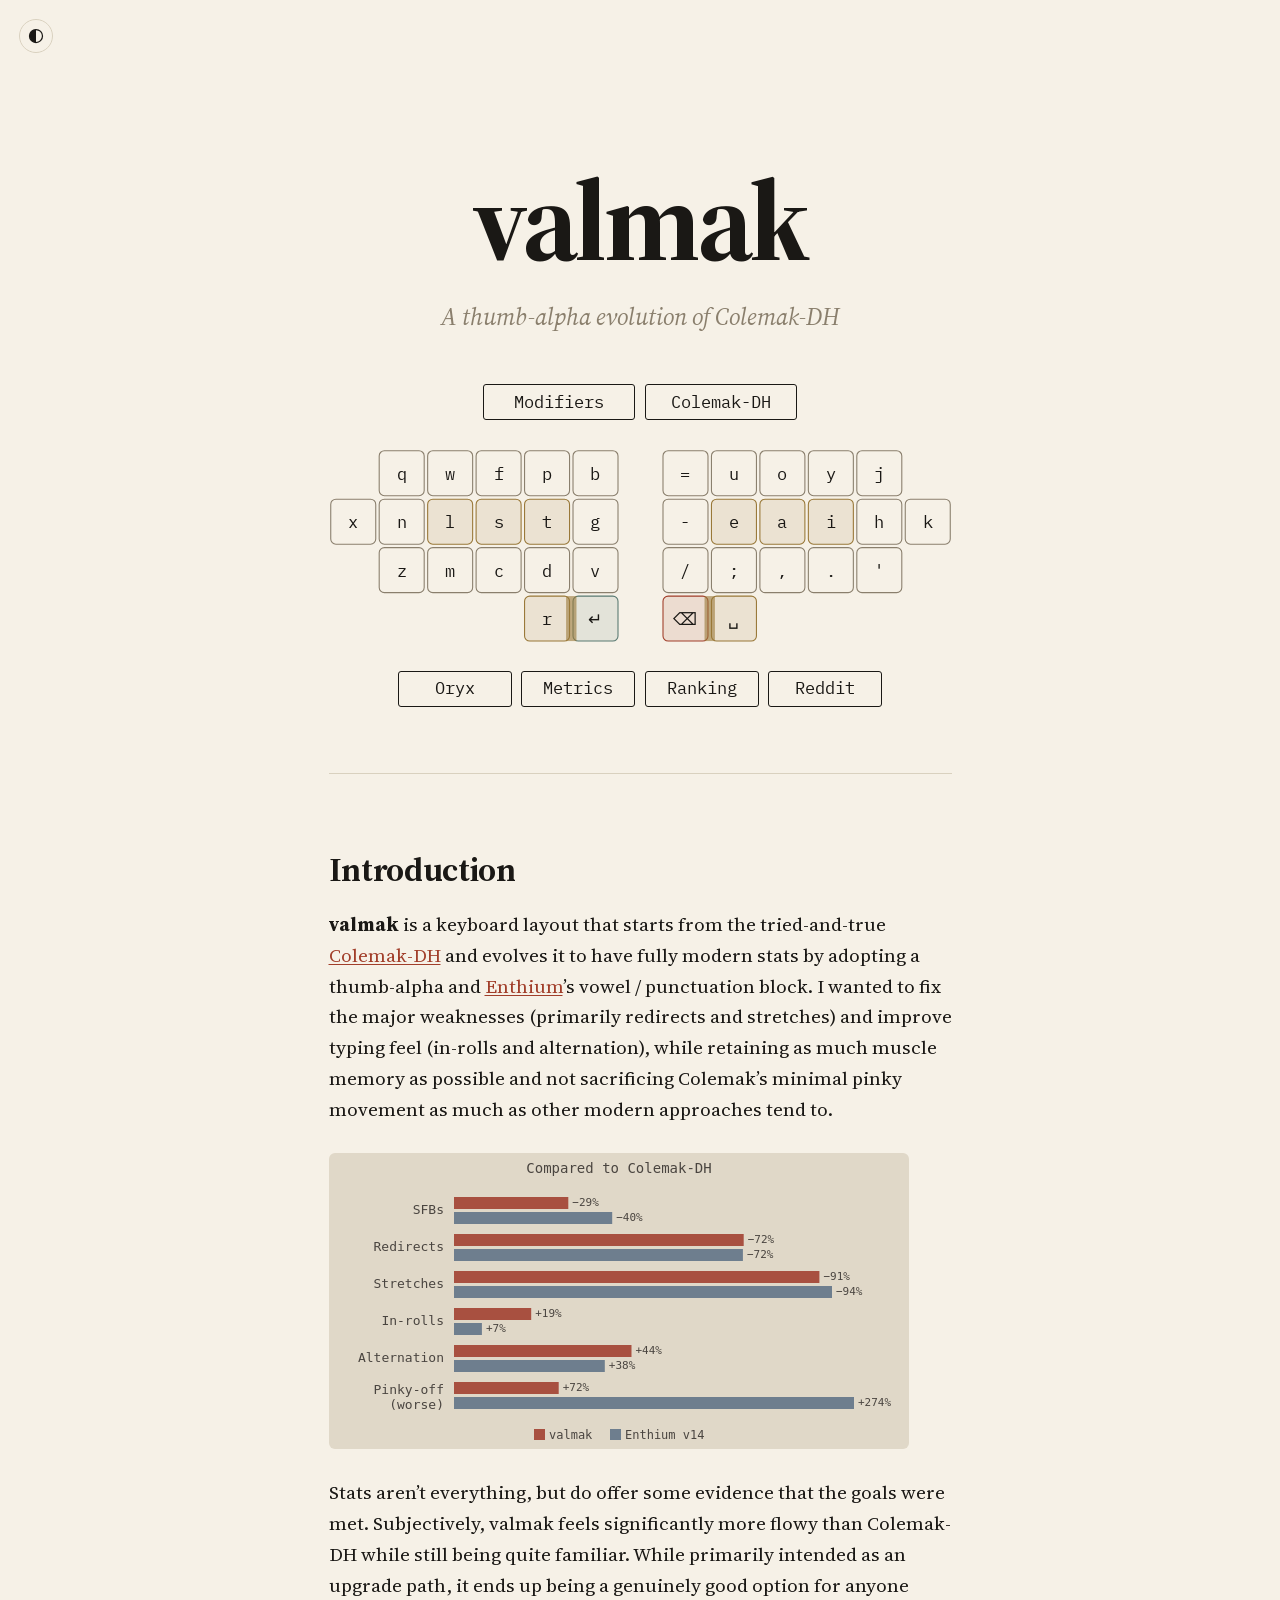
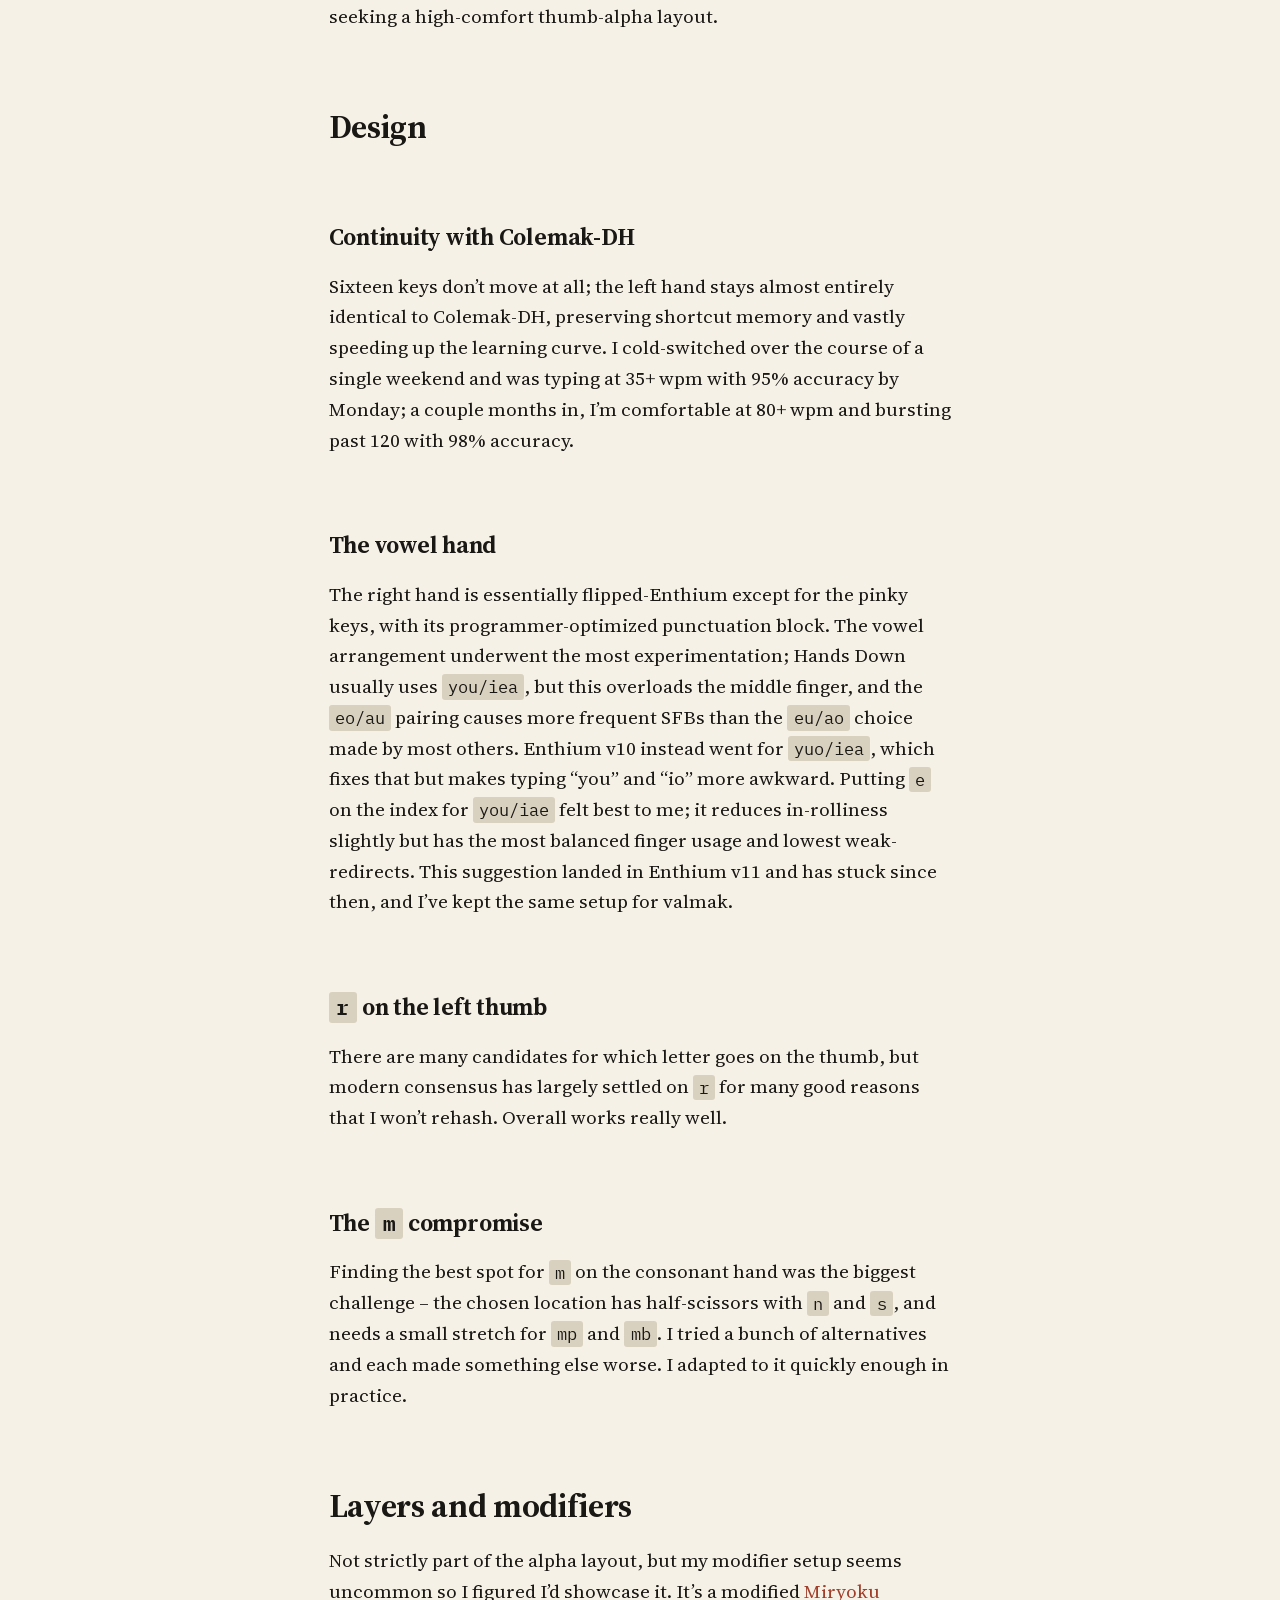
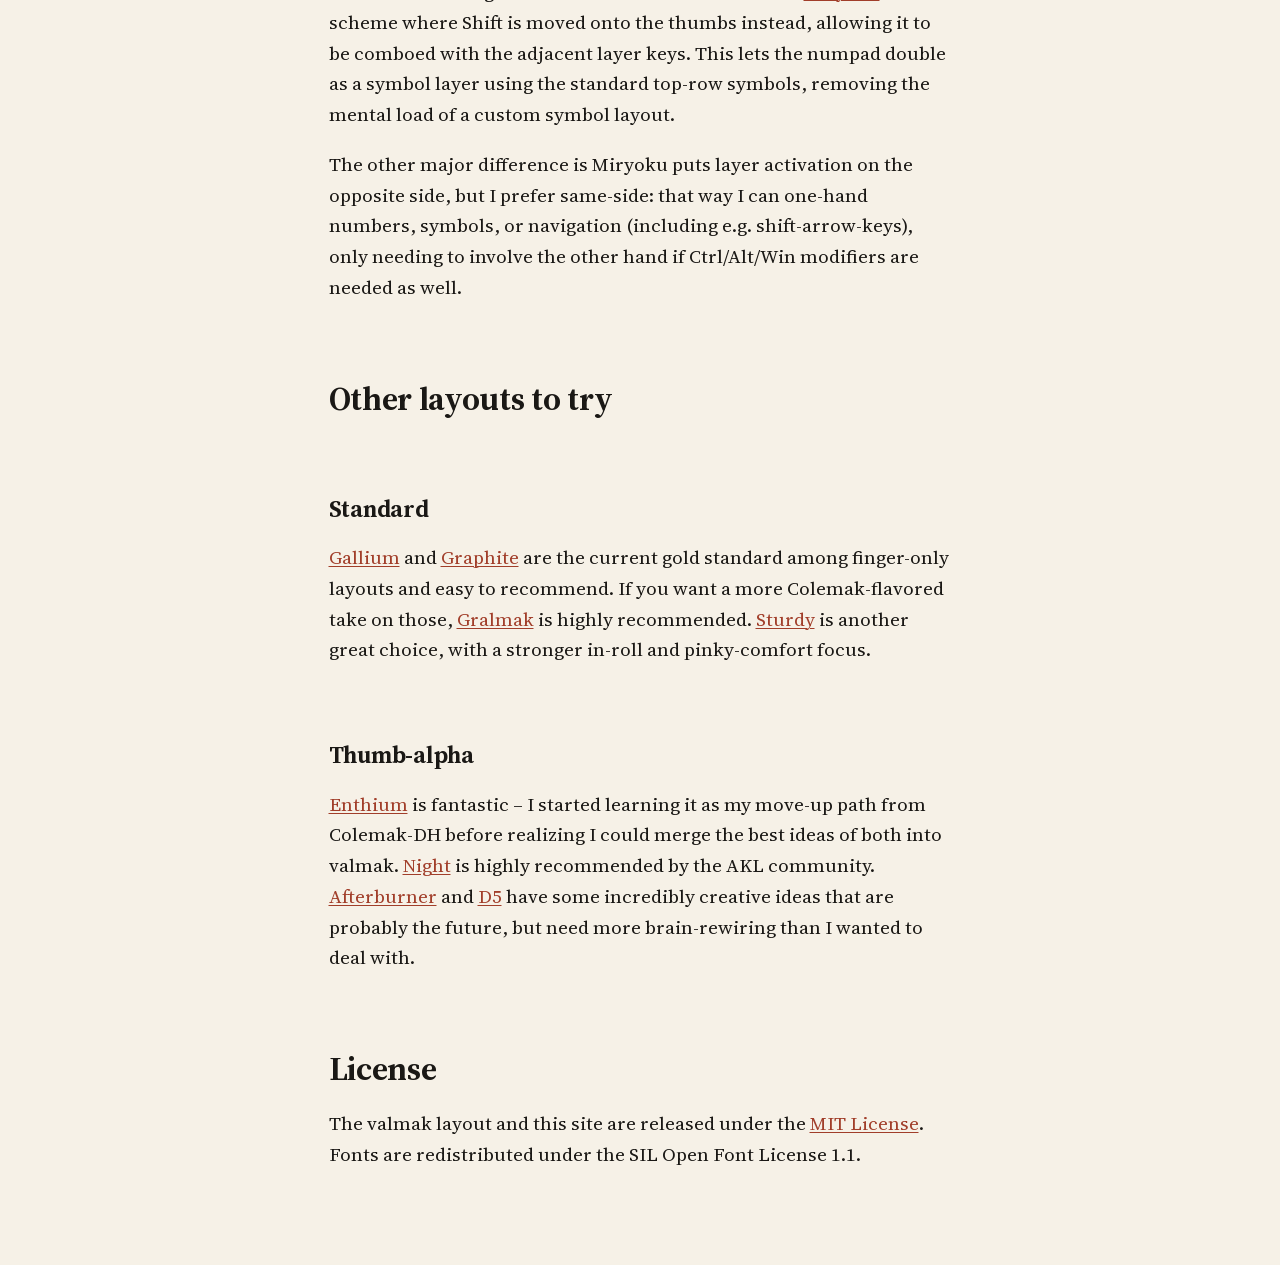
<file: docs/index.html>
<!doctype html>
<html lang="en">
<head>
  <meta charset="utf-8">
  <meta name="viewport" content="width=device-width, initial-scale=1">

  <title>valmak — a thumb-alpha evolution of Colemak-DH</title>
  <meta name="description" content="A thumb-alpha evolution of Colemak-DH">

  <meta property="og:type" content="website">
  <meta property="og:title" content="valmak — a thumb-alpha evolution of Colemak-DH">
  <meta property="og:description" content="A thumb-alpha evolution of Colemak-DH">
  <meta property="og:url" content="https://valarauka-gh.github.io/valmak">

  <link rel="icon" href="./favicon.svg" type="image/svg+xml">
  <link rel="stylesheet" href="./keyboard/keyboard.css">
  <link rel="stylesheet" href="./style.css">

  <script>
    // Set theme class before render to avoid FOUC.
    (() => {
      const stored = localStorage.getItem("theme");
      const theme = (stored === "dark" || stored === "light")
        ? stored
        : matchMedia("(prefers-color-scheme: dark)").matches ? "dark" : "light";
      document.documentElement.classList.add("theme-" + theme);
    })();
  </script>
</head>
<body>
  <button id="theme-toggle" type="button" aria-label="Toggle light/dark mode" title="Toggle light/dark mode">
    <svg viewBox="0 0 16 16" aria-hidden="true">
      <circle cx="8" cy="8" r="6.5" fill="none" stroke="currentColor" stroke-width="1.25"/>
      <path d="M 8 1.5 A 6.5 6.5 0 0 0 8 14.5 Z" fill="currentColor"/>
    </svg>
  </button>
  <main>

    <section id="hero" class="wide">
      <h1>valmak</h1>
      <p class="tagline">A thumb-alpha evolution of Colemak-DH</p>
      <div id="kbd-mount"></div>
    </section>

    <article id="readme-body"></article>

  </main>

  <script type="module">
    import { mount } from "./keyboard/keyboard.js";
    import layout from "./keyboard/layout.js";
    try {
      mount(document.getElementById("kbd-mount"), layout);
    } catch (e) {
      console.error("keyboard mount failed:", e);
    }

    // README is trusted (built from our own README.md). If you fork
    // this template to render external markdown, sanitize first.
    fetch("./readme.html")
      .then((r) => r.text())
      .then((html) => {
        document.getElementById("readme-body").innerHTML = html;
      })
      .catch((e) => console.error("readme fetch failed:", e));

    // The inline head script guarantees theme-light or theme-dark is
    // always set, so the toggle is just a flip.
    const root = document.documentElement;
    document.getElementById("theme-toggle").addEventListener("click", () => {
      const next = root.classList.contains("theme-dark") ? "light" : "dark";
      root.classList.remove("theme-dark", "theme-light");
      root.classList.add("theme-" + next);
      localStorage.setItem("theme", next);
    });
  </script>
</body>
</html>
</file>
<file: docs/keyboard/keyboard.css>
/* Keyboard component styles. Pair with keyboard.js.
 *
 * Host contract — the host page defines these on :root:
 *   --paper, --ink, --muted    base palette (theme-dependent)
 *   --rule                     hover background (theme-dependent)
 *   --mono                     monospace font stack
 *
 * Component-owned vars — declared below; the host CAN override but
 * doesn't need to redeclare with the same values:
 *   --color-layer-0..N         layer slot colors (0 = resting key
 *                              border; 1+ = overlay layers)
 *   --modifier                 HRM/shift/combo-bar color
 *
 * --layer-color is a per-element variable set inline by keyboard.js on
 * layer-tagged elements (trigger keys, kbd root when active); rules
 * below read it. */

:root {
  --color-layer-0: #8a7f6d;  /* muted — base/default key border (theme-invariant) */
  --color-layer-1: #5a7a72;  /* sage */
  --color-layer-2: #a13e2a;  /* rust */
  --color-layer-3: #7a4a6a;  /* plum */
  --color-layer-4: #5a6a7a;  /* slate */
  --color-layer-5: #3a6a6a;  /* teal */
  --color-layer-6: #b8862a;  /* amber */
  --modifier: #997838;       /* ochre — HRMs, shift keys; independent of layer slots */
}

:root.theme-dark {
  --color-layer-1: #92b0a5;
  --color-layer-2: #c26147;
  --color-layer-3: #b07a9a;
  --color-layer-4: #92a2b0;
  --color-layer-5: #92b0b0;
  --color-layer-6: #d8aa50;
  --modifier: #c5a05d;
}

.kbd {
  width: 100%;
  height: auto;
  max-width: 720px;
}

/* ─── Controls bar (Modifiers / Compare buttons + the link rows) ──────── */

.kbd-controls {
  display: flex;
  justify-content: center;
  gap: 0.5rem;
  margin-bottom: 1rem;
}

.kbd-controls button,
.kbd-controls a {
  font-family: var(--mono);
  font-size: 0.88rem;
  background: transparent;
  color: var(--ink);
  border: 1px solid var(--ink);
  padding: 0.45rem 0.9rem;
  border-radius: 3px;
  cursor: pointer;
  text-decoration: none;
  display: inline-block;
  line-height: 1;
  text-align: center;
}
.kbd-controls button { min-width: 8rem; }
.kbd-controls a { min-width: 6rem; }
.kbd-controls button:hover,
.kbd-controls a:hover {
  background: var(--rule);
  text-decoration: none;
}

.key__cap {
  fill: var(--paper);
  stroke: var(--color-layer-0);
  stroke-width: 1.25;
  transition: fill 120ms ease;
}

.key__label {
  font-family: var(--mono);
  font-size: 20px;
  font-weight: 400;
  fill: var(--ink);
  pointer-events: none;
}

/* Two categories assign a base color: .key--modifier (ochre, for HRMs +
   thumb-shifts) and .key--layer (the layer's --color-layer-N, set inline
   on triggers and combo bars). States layer on top: holdable, held
   (hover or .key--held), faded (.key--layer-passthrough). */

.key--modifier {
  cursor: pointer;
}
.key--modifier .key__cap {
  fill: color-mix(in srgb, var(--modifier) 12%, var(--paper));
  stroke: var(--modifier);
  stroke-width: 1.25;
}
.key--modifier:hover .key__cap,
.key--modifier.key--held .key__cap {
  fill: color-mix(in srgb, var(--modifier) 26%, var(--paper));
  stroke-width: 2;
}

.key--layer {
  cursor: pointer;
}
.key--layer .key__cap {
  fill: color-mix(in srgb, var(--layer-color) 12%, var(--paper));
  stroke: var(--layer-color);
  stroke-width: 1.25;
}
.key--layer:hover .key__cap,
.key--layer.key--held .key__cap {
  fill: color-mix(in srgb, var(--layer-color) 26%, var(--paper));
  stroke-width: 2.25;
}
.kbd--layer-active .key--layer-active .key__cap {
  fill: var(--paper);
  stroke: var(--layer-color);
  stroke-width: 1.25;
}

/* Layer passthrough fades base labels so the active layer reads as a
   delta against the resting layout. */
.key--layer-passthrough .key__cap,
.key--layer-passthrough .key__label {
  opacity: 0.3;
}

.combo-bar {
  opacity: 0.6;
  cursor: pointer;
  transition: opacity 120ms ease;
  fill: var(--modifier);
}
.combo-bar:hover {
  opacity: 1;
}
.combo-bar--faded {
  opacity: 0.18;
}

@media (max-width: 700px) {
  .kbd { max-width: 100%; }
}
</file>
<file: docs/style.css>
/* ───── Fonts ─────────────────────────────────────────────────────────── */

@font-face {
  font-family: "Source Serif 4";
  src: url("./fonts/SourceSerif4-VF.woff2") format("woff2");
  font-weight: 200 900;
  font-style: normal;
  font-display: swap;
}

@font-face {
  font-family: "Source Serif 4";
  src: url("./fonts/SourceSerif4-VF-Italic.woff2") format("woff2");
  font-weight: 200 900;
  font-style: italic;
  font-display: swap;
}

@font-face {
  font-family: "IBM Plex Mono";
  src: url("./fonts/IBMPlexMono-Regular.woff2") format("woff2");
  font-weight: 400;
  font-style: normal;
  font-display: swap;
}

@font-face {
  font-family: "IBM Plex Mono";
  src: url("./fonts/IBMPlexMono-Bold.woff2") format("woff2");
  font-weight: 700;
  font-style: normal;
  font-display: swap;
}

/* ───── Design tokens ─────────────────────────────────────────────────── */
/* Theme palette lives on :root.theme-light / :root.theme-dark; the
   inline head script picks one before the page renders (avoids FOUC).
   Component-owned colors (layer slots, --modifier) live in
   keyboard/keyboard.css — override here only if you want different
   keyboard colors. */

:root {
  --serif: "Source Serif 4", "Iowan Old Style", "Palatino", Georgia, serif;
  --mono: "IBM Plex Mono", ui-monospace, "SFMono-Regular", Menlo, monospace;

  --text-base: 19px;
  --text-lead: 1.62;
  --measure: 68ch;

  --space-1: 0.5rem;
  --space-2: 1rem;
  --space-3: 1.5rem;
  --space-4: 2.5rem;
  --space-5: 4rem;
  --space-6: 6rem;
}

:root.theme-light {
  --paper: #f6f1e7;
  --ink: #1a1815;
  --accent: #a13e2a;
  --muted: #8a7f6d;
  --rule: #d9d1bf;
}

:root.theme-dark {
  --paper: #171412;
  --ink: #e8e1d2;
  --accent: #c26147;
  --muted: #8a7f6d;
  --rule: #2b2622;
}

/* ───── Reset ─────────────────────────────────────────────────────────── */

*, *::before, *::after { box-sizing: border-box; }
html, body { margin: 0; padding: 0; }
img, svg { display: block; max-width: 100%; }

/* ───── Base typography & layout ──────────────────────────────────────── */

html {
  font-size: var(--text-base);
  background: var(--paper);
  color: var(--ink);
  text-rendering: optimizeLegibility;
  -webkit-font-smoothing: antialiased;
}

body {
  font-family: var(--serif);
  line-height: var(--text-lead);
  font-weight: 400;
}

main {
  max-width: var(--measure);
  margin: 0 auto;
  padding: var(--space-5) var(--space-3);
}

h1, h2, h3 {
  font-family: var(--serif);
  font-weight: 650;
  line-height: 1.2;
  letter-spacing: -0.01em;
  margin: var(--space-5) 0 var(--space-2);
}

h1 { font-size: 2.6rem; margin-top: 0; }
h2 { font-size: 1.75rem; }
h3 { font-size: 1.25rem; }

p, li { margin: 0 0 var(--space-2); }

a {
  color: var(--accent);
  text-decoration: underline;
  text-underline-offset: 2px;
  text-decoration-thickness: 1px;
}
a:hover { text-decoration-thickness: 2px; }

code, pre, .mono { font-family: var(--mono); }

code {
  background: var(--rule);
  padding: 0.1em 0.38em;
  border-radius: 3px;
  font-size: 0.88em;
}

pre {
  background: var(--rule);
  padding: var(--space-2);
  border-radius: 4px;
  overflow-x: auto;
  font-size: 0.92em;
}

pre code {
  background: none;
  padding: 0;
  border-radius: 0;
  font-size: inherit;
}

hr {
  border: 0;
  border-top: 1px solid var(--rule);
  margin: var(--space-5) 0;
}

/* ───── Break-out containers ──────────────────────────────────────────── */

.wide {
  max-width: 920px;
  margin-left: auto;
  margin-right: auto;
}

/* Keyboard component styles live in keyboard/keyboard.css; the host
   page just provides the palette tokens (--paper, --ink, --rule,
   --mono, --modifier, --color-layer-0..N) and the kbd's outer margin. */

.kbd {
  margin: var(--space-3) auto;
}

.metrics-chart {
  display: block;
  width: 100%;
  height: auto;
  max-width: 580px;
  margin: var(--space-3) 0;
}

/* ───── Hero ──────────────────────────────────────────────────────────── */

#hero {
  text-align: center;
  padding: var(--space-5) 0 var(--space-4);
  border-bottom: 1px solid var(--rule);
}

#hero h1 {
  font-size: clamp(3rem, 10vw, 6rem);
  font-weight: 700;
  letter-spacing: -0.03em;
  margin-bottom: var(--space-1);
}

.tagline {
  font-size: 1.25rem;
  color: var(--muted);
  font-style: italic;
  margin-bottom: var(--space-4);
}

#hero .kbd-controls {
  margin-top: var(--space-2);
}

/* ───── Theme toggle ──────────────────────────────────────────────────── */

#theme-toggle {
  position: fixed;
  top: var(--space-2);
  left: var(--space-2);
  z-index: 100;
  width: 34px;
  height: 34px;
  padding: 0;
  background: var(--paper);
  color: var(--ink);
  border: 1px solid var(--rule);
  border-radius: 50%;
  cursor: pointer;
  display: flex;
  align-items: center;
  justify-content: center;
  transition: background 120ms ease, border-color 120ms ease, transform 250ms ease;
}

#theme-toggle:hover {
  background: var(--rule);
  border-color: var(--ink);
  transform: rotate(180deg);
}

#theme-toggle:focus-visible {
  outline: 2px solid var(--accent);
  outline-offset: 2px;
}

#theme-toggle svg {
  width: 16px;
  height: 16px;
}
</file>
